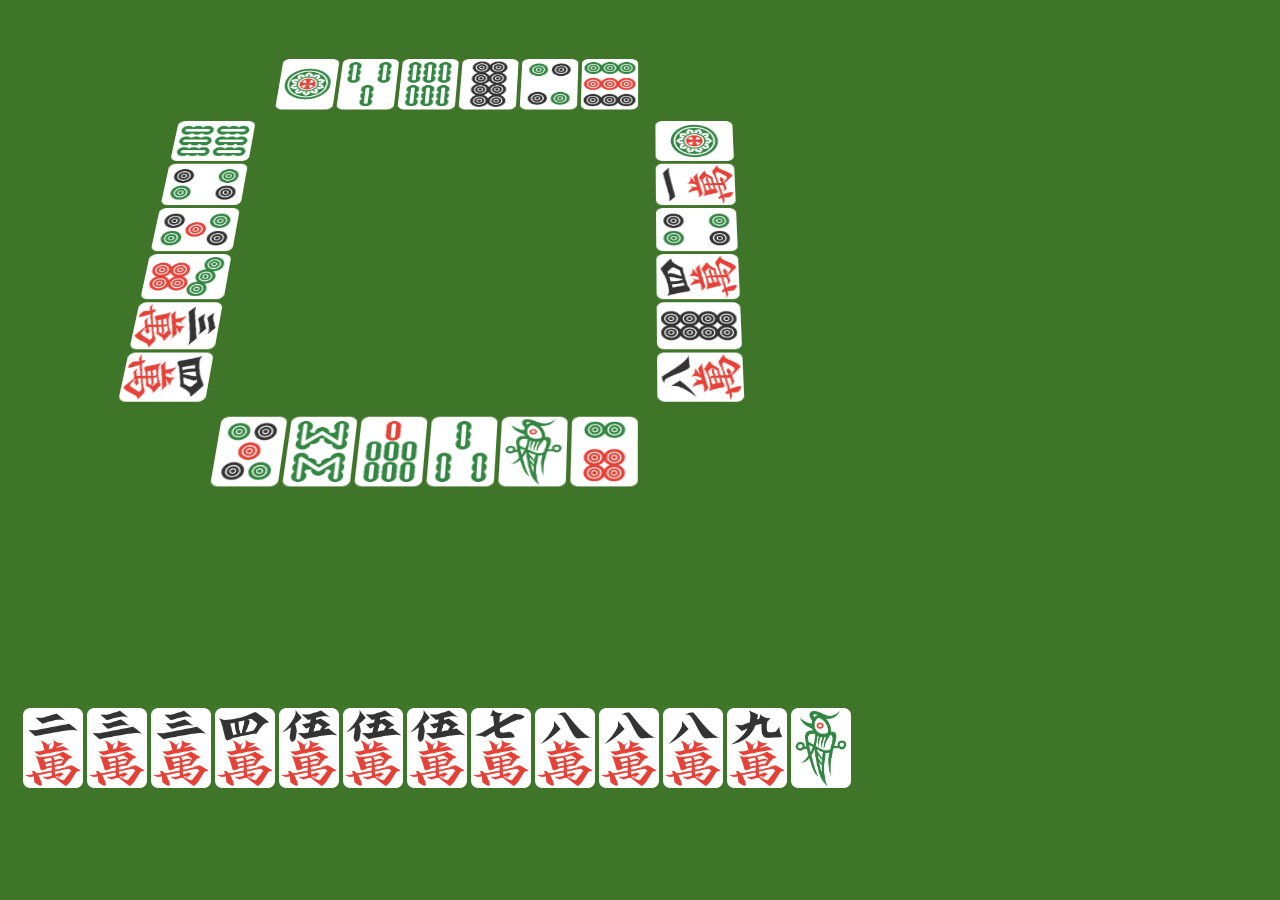
<file: index.html>
<!DOCTYPE html>



<body style="background-color: #3f7528; perspective: 2400px;">
    <div style="position: absolute; top: 700px; left: 15px">
        <img src="2萬.png" width="60" height="80">
        <img src="3萬.png" width="60" height="80">
        <img src="3萬.png" width="60" height="80">
        <img src="4萬.png" width="60" height="80">
        <img src="5萬.png" width="60" height="80">
        <img src="5萬.png" width="60" height="80">
        <img src="5萬.png" width="60" height="80">
        <img src="7萬.png" width="60" height="80">
        <img src="8萬.png" width="60" height="80">
        <img src="8萬.png" width="60" height="80">
        <img src="8萬.png" width="60" height="80">
        <img src="9萬.png" width="60" height="80">
        <img src="1索.png" width="60" height="80">
    </div>

   <div style="transform: translateY(200px) rotate3d(1, 0, 0, 50deg) translateY(20px) translateX(250px)">
    <div style="position: relative;">
        <div style="position: absolute; top: 250px">
            <img src="5筒.png" width="60" height="80">
            <img src="8索.png" width="60" height="80">
            <img src="7索.png" width="60" height="80">
            <img src="3索.png" width="60" height="80">
            <img src="1索.png" width="60" height="80">
            <img src="6筒.png" width="60" height="80">
        </div>

        <div style="position: absolute; left: 250px; transform: rotate(-90deg)">
            <img src="8萬.png" width="60" height="80">
            <img src="8筒.png" width="60" height="80">
            <img src="4萬.png" width="60" height="80">
            <img src="4筒.png" width="60" height="80">
            <img src="1萬.png" width="60" height="80">
            <img src="1筒.png" width="60" height="80">
        </div>

        <div style="position: absolute; top: -250px; transform: rotate(180deg);">
            <img src="9筒.png" width="60" height="80">
            <img src="4筒.png" width="60" height="80">
            <img src="8筒.png" width="60" height="80">
            <img src="6索.png" width="60" height="80">
            <img src="3索.png" width="60" height="80">
            <img src="1筒.png" width="60" height="80">
        </div>

        
        <div style="position: absolute; left: -250px; transform: rotate(90deg)">
            <img src="6索.png" width="60" height="80">
            <img src="4筒.png" width="60" height="80">
            <img src="5筒.png" width="60" height="80">
            <img src="7筒.png" width="60" height="80">
            <img src="3萬.png" width="60" height="80">
            <img src="4萬.png" width="60" height="80">
        </div>

    </div>
   </div>


</body>
</file>
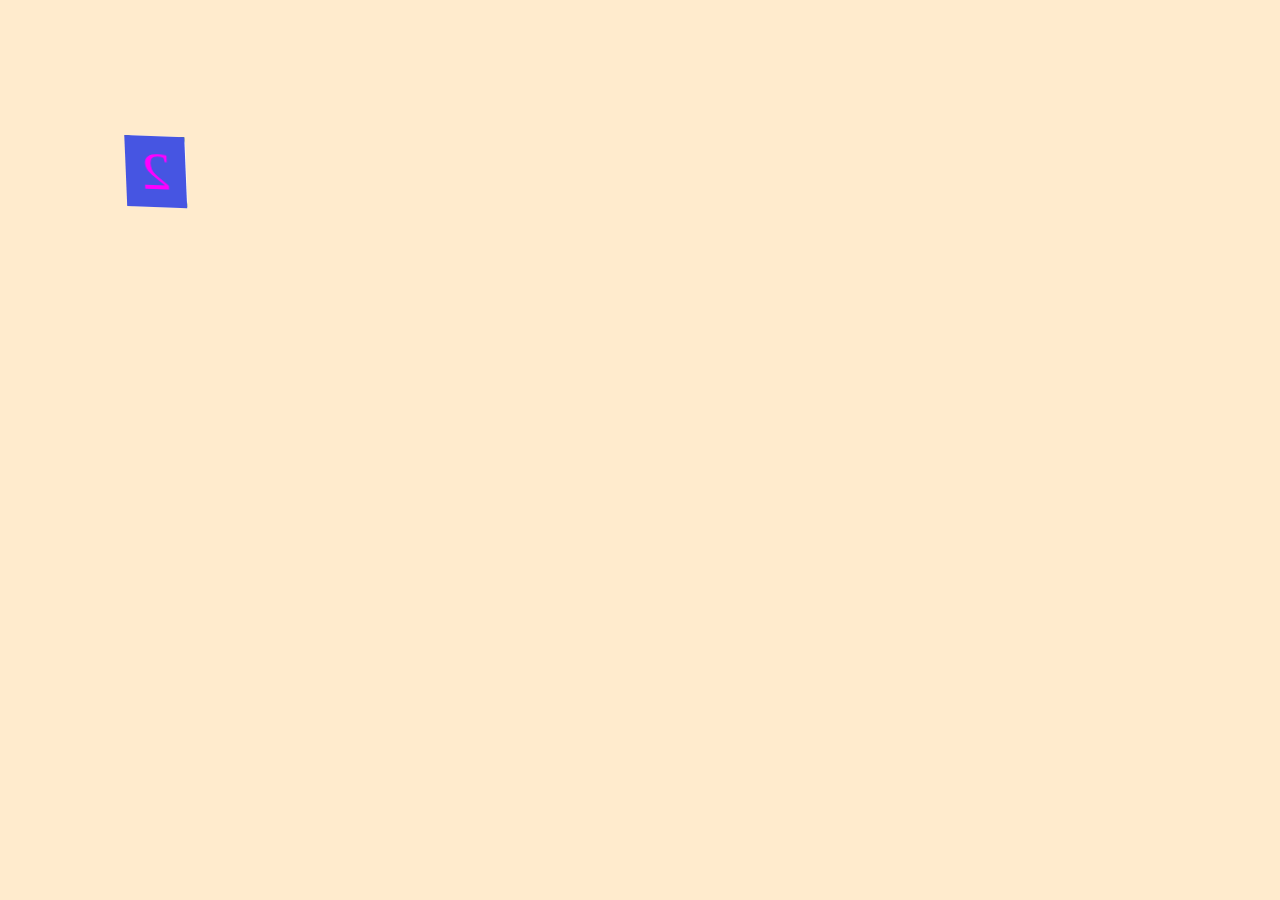
<file: 3dtest.html>
<link rel="stylesheet" href="3d.css">
<!-- 
--unit in SVG amounts to 127/96
|       | SVG unit |       CSS unit           |
|-------|----------|--------------------------|
|height | 105.83333| calc(8    * var(--unit)) |
|width  | 79.375   | calc(6    * var(--unit)) |
|rx=ry  | 9.921875 | calc(0.75 * var(--unit)) |
-->

<body style="background-color: blanchedalmond;">
    <div class="piece" style="transform: translate(100px, 100px) rotate3d(-1, -1, -1, 160deg);">
        <div class="face face1"><img src="./assets/1萬.png" height="80"></div>
        <div class="face face2">2</div>
        <div class="face side-faceA">A</div>
        <div class="face side-faceB">B</div>
        <div class="face side-faceC">C</div>
        <div class="face side-faceD">D</div>
    </div>

    <div class="piece" style="transform: translate(100px, 150px) rotate3d(1,0.3, 0, 30deg);">
        <div class="face face1"><img src="./assets/1萬.png" height="80"></div>
        <div class="face face2">2</div>
        <div class="face side-faceA">A</div>
        <div class="face side-faceB">B</div>
        <div class="face side-faceC">C</div>
        <div class="face side-faceD">D</div>
    </div>


</body>
</file>
<file: 3d.css>
:root {
    --side: linear-gradient(180deg, #f3f3f3 0%, #f3f3f3 35%, hsl(234, 82%, 67%) 35%, hsl(234, 82%, 67%) 50%, #ffffff00 50%, #ffffff00 100%);
    --unit: 10px;
    --piece-width: calc(6 * var(--unit));
    --piece-height: calc(8 * var(--unit));
    --ad-hoc-offset: calc((var(--piece-height) - var(--piece-width)) / 2);
}

/* piece: 4 units x 6 units x 8 unit */

.piece-obj {
    width: var(--piece-width);
    height: var(--piece-height);
}

.face {
    display: flex;
    align-items: center;
    justify-content: center;
    width: var(--piece-height);
    height: var(--piece-height);
    position: absolute;
    backface-visibility: inherit;
    font-size: calc(6 * var(--unit));
    color: magenta;
}

.face1 {
    width: var(--piece-width);
    transform: translateX(calc(1 * var(--ad-hoc-offset))) translateZ(calc(var(--piece-height) / 2));
    background: white;
    /* so as to hide the back face even when the image is not loaded yet */
}

.face2 {
    width: var(--piece-width);
    background: hsl(234, 73%, 58%);
    transform: rotateY(180deg) translateX(calc(-1 * var(--ad-hoc-offset)))
}

.side-faceA {
    background: var(--side);
    transform: rotateX(-90deg) rotateY(90deg) translateZ(calc(var(--piece-width) / 2))
}

.side-faceB {
    width: var(--piece-width);
    background: var(--side);
    transform: rotateY(180deg) rotateX(90deg) translateX(calc(-1 * var(--ad-hoc-offset))) translateZ(calc(var(--piece-height) / 2))
}

.side-faceC {
    background: var(--side);
    transform: rotateX(-90deg) rotateY(-90deg) translateZ(calc(var(--piece-width) / 2))
}

.side-faceD {
    width: var(--piece-width);
    background: var(--side);
    transform: rotateX(-90deg) translateX(calc(1 * var(--ad-hoc-offset))) translateZ(calc(var(--piece-height) / 2));
}
</file>
